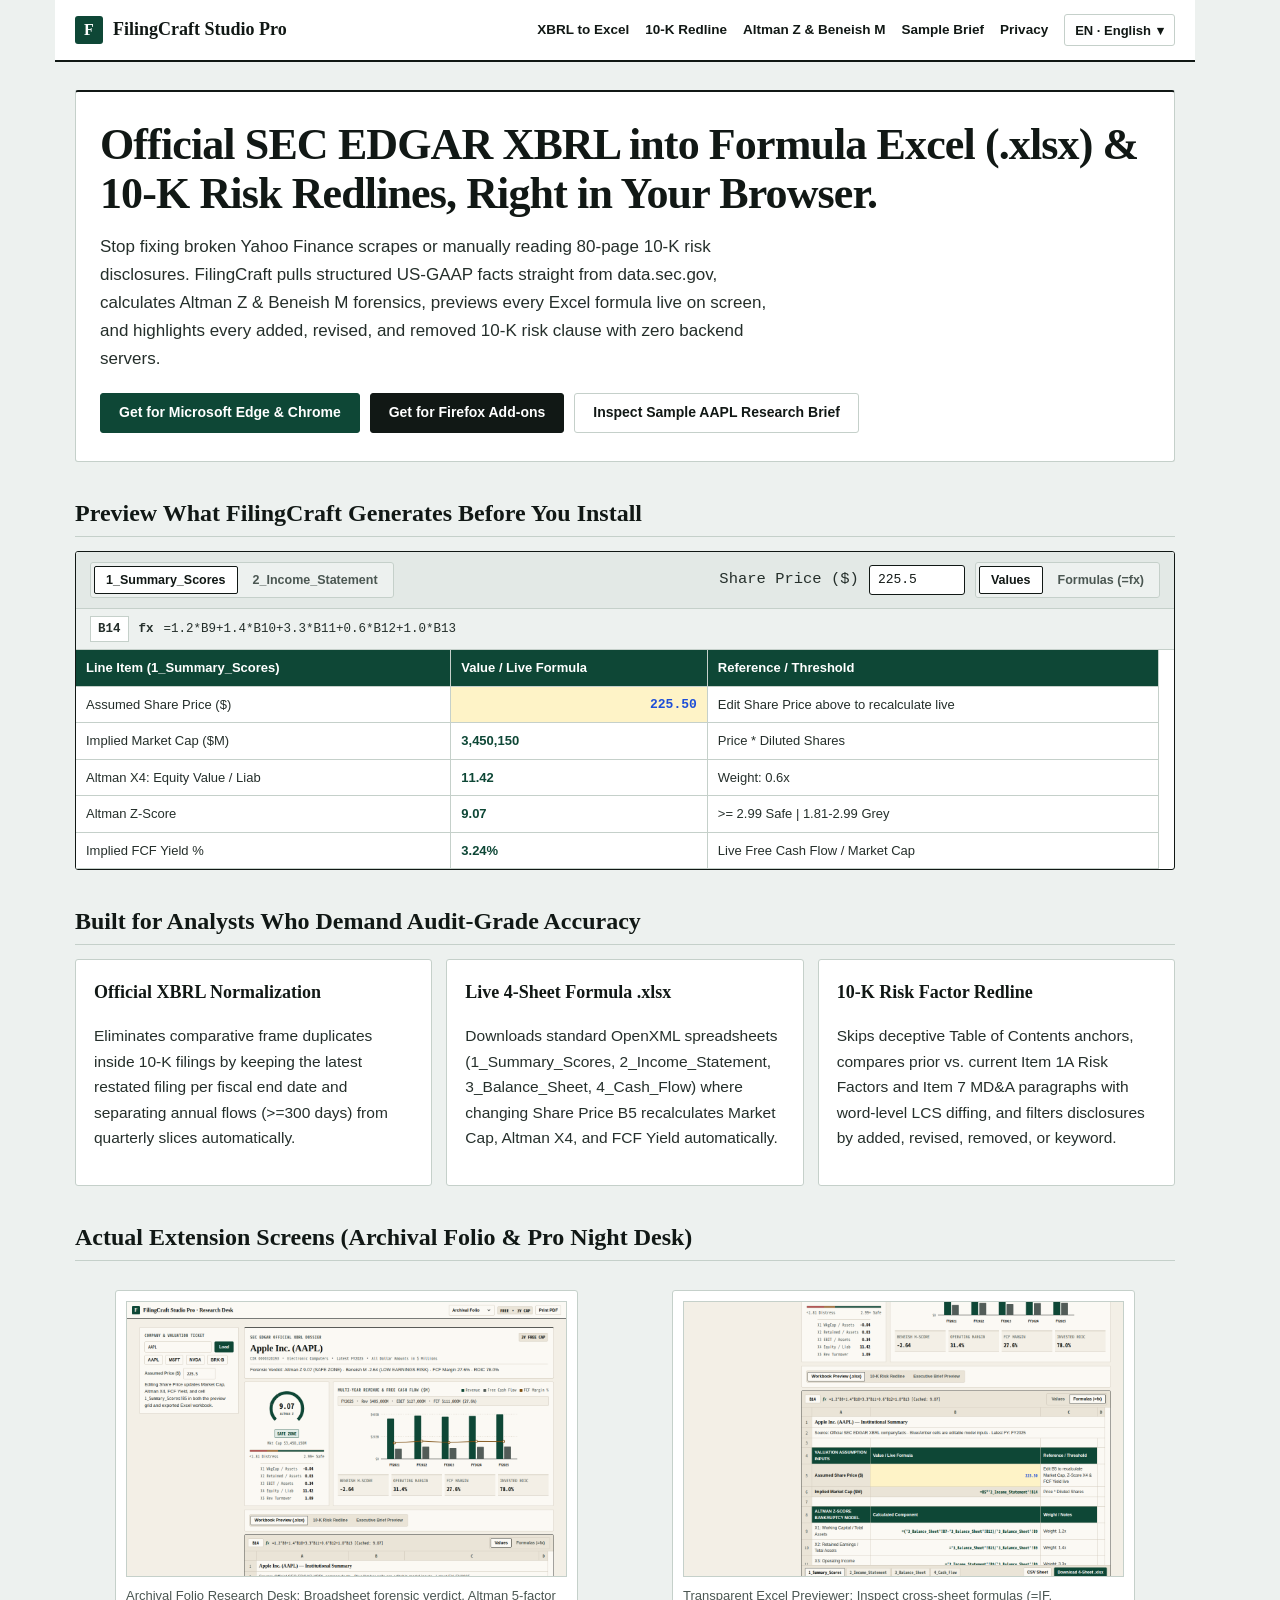
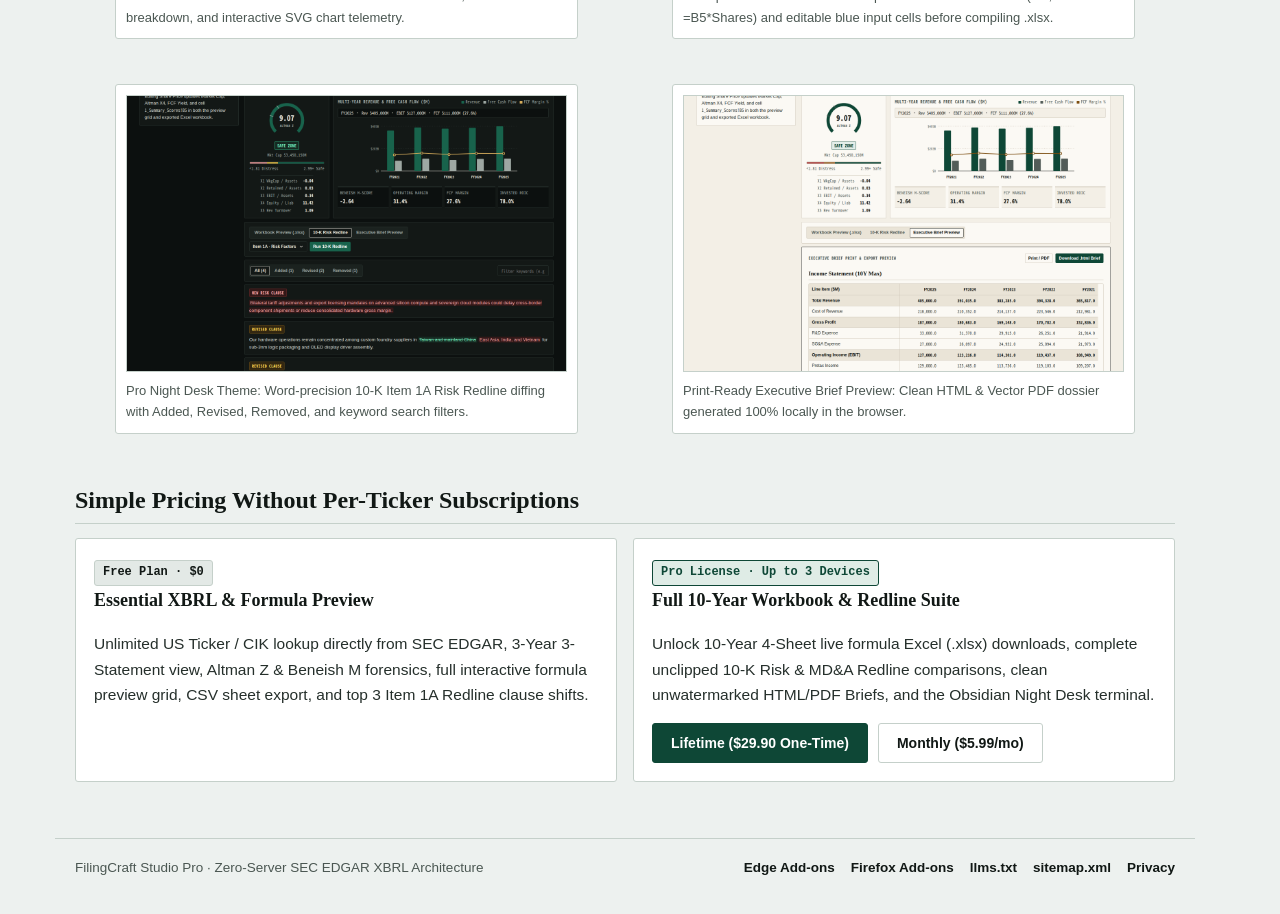
<file: index.html>
<!DOCTYPE html>
<html lang="en" data-type="software">
<head>
  <meta charset="utf-8" />
  <meta name="viewport" content="width=device-width,initial-scale=1.0" />
  <meta name="google-site-verification" content="4zUR4nkZMv16d5prI-cijpVlg1s1kQiPDKdigCU3Sx0" />
  <title>FilingCraft Studio Pro: Official SEC EDGAR XBRL Excel (.xlsx) &amp; 10-K Risk Redline Extension</title>
  <meta name="description" content="Pull official SEC EDGAR 10-K/10-Q XBRL statements directly inside Chrome, Edge, and Firefox. Preview live Excel formulas (=fx), calculate Altman Z-Score and Beneish M-Score, run 10-K Risk Factor Redline diffs, and download 4-sheet .xlsx models with zero servers." />
  <link rel="canonical" href="https://filingcraft-studio.pages.dev/" />
  <link rel="alternate" hreflang="en" href="https://filingcraft-studio.pages.dev/" />
  <link rel="alternate" hreflang="de" href="https://filingcraft-studio.pages.dev/de/" />
  <link rel="alternate" hreflang="x-default" href="https://filingcraft-studio.pages.dev/" />
  <meta property="og:type" content="website" />
  <meta property="og:title" content="FilingCraft Studio Pro: SEC EDGAR XBRL Excel Models &amp; 10-K Redline Diff" />
  <meta property="og:description" content="Zero-server MV3 browser extension for institutional SEC EDGAR XBRL Excel (.xlsx) modeling, Altman Z &amp; Beneish M forensics, and 10-K Risk Factor redlines." />
  <meta property="og:url" content="https://filingcraft-studio.pages.dev/" />
  <meta property="og:image" content="https://filingcraft-studio.pages.dev/assets/screenshot-1.png" />
  <meta name="twitter:card" content="summary_large_image" />
  <meta name="twitter:title" content="FilingCraft Studio Pro: SEC EDGAR XBRL Excel &amp; 10-K Risk Redline" />
  <meta name="twitter:description" content="Compile live cross-sheet Excel (.xlsx) models and 10-K Risk Factor Redline diffs directly from official SEC XBRL data." />
  <meta name="twitter:image" content="https://filingcraft-studio.pages.dev/assets/screenshot-1.png" />
  <link rel="icon" type="image/png" href="./assets/icon-128.png" />
  <link rel="stylesheet" href="./assets/style.css" />
  <script type="application/ld+json">
  {
    "@context": "https://schema.org",
    "@type": "SoftwareApplication",
    "name": "FilingCraft Studio Pro",
    "alternateName": "FilingCraft: SEC EDGAR XBRL Excel & 10-K Risk Redline",
    "applicationCategory": "FinanceApplication",
    "operatingSystem": "Windows, macOS, Linux (Microsoft Edge, Firefox, Google Chrome)",
    "url": "https://filingcraft-studio.pages.dev/",
    "downloadUrl": "https://microsoftedge.microsoft.com/addons/detail/kaoichafigghccijafmdpgjpmnjdlocm",
    "softwareVersion": "1.0.1",
    "featureList": [
      "Direct SEC EDGAR public API XBRL companyfacts normalization (zero web scraping errors)",
      "Live interactive 4-sheet Excel (.xlsx) workbook preview with Formulas (=fx) X-Ray mode",
      "Cross-sheet Excel formulas linking Share Price assumptions cleanly across Windows Excel, macOS Excel, and Apple Numbers",
      "Altman Z-Score 5-component bankruptcy forensics and Beneish 8-Factor M-Score accruals screening",
      "Year-over-year 10-K Item 1A Risk Factors & Item 7 MD&A Redline Diff with Table of Contents anchor skipping"
    ],
    "offers": [
      { "@type": "Offer", "price": "0.00", "priceCurrency": "USD", "name": "Free Edition (3-Year History & Live Preview)" },
      { "@type": "Offer", "price": "29.90", "priceCurrency": "USD", "name": "Pro Lifetime License", "url": "https://yujun57.gumroad.com/l/filingcraft-pro-lifetime" },
      { "@type": "Offer", "price": "5.99", "priceCurrency": "USD", "name": "Pro Monthly", "url": "https://yujun57.gumroad.com/l/filingcraft-pro-monthly" }
    ]
  }
  </script>
  <script type="application/ld+json">
  {
    "@context": "https://schema.org",
    "@type": "FAQPage",
    "mainEntity": [
      {
        "@type": "Question",
        "name": "How does FilingCraft prevent Yahoo Finance scraper mistakes and misaligned columns?",
        "acceptedAnswer": {
          "@type": "Answer",
          "text": "Instead of scraping third-party HTML tables, FilingCraft Studio Pro queries data.sec.gov/api/xbrl/companyfacts directly, deduplicates repeated comparative frames inside 10-K filings by fiscal endDate and latest filed restatement, filters out quarterly sub-300-day flow slices, and derives Gross Profit and Free Cash Flow cleanly."
        }
      },
      {
        "@type": "Question",
        "name": "Can I inspect the Excel formulas and sheets before downloading or upgrading?",
        "acceptedAnswer": {
          "@type": "Answer",
          "text": "Yes. FilingCraft includes a built-in Workbook Previewer rendered from the exact OpenXML model. Toggle Formulas (=fx) and click any cell to inspect live cross-sheet references and edit Assumed Share Price (B5) in real time before compiling your .xlsx file."
        }
      },
      {
        "@type": "Question",
        "name": "Does the exported Excel (.xlsx) workbook calculate cleanly across Windows Excel, macOS Excel, and Apple Numbers?",
        "acceptedAnswer": {
          "@type": "Answer",
          "text": "Yes. The pure-client OpenXML generator emits standard ECMA-376 spreadsheets using universal Excel functions (IF, ABS, arithmetic, cross-sheet references) without modern _xlfn. prefixes or macros, verified across strict OpenXML parsers and headless spreadsheet recalculation."
        }
      }
    ]
  }
  </script>
</head>
<body>
  <nav class="nav" aria-label="Primary Navigation">
    <a class="brand" href="/">
      <span class="mark" aria-hidden="true">F</span>
      <span>FilingCraft Studio Pro</span>
    </a>
    <div class="nav-links">
      <a href="/sec-edgar-xbrl-excel/" data-site-i18n="navExcel">XBRL to Excel</a>
      <a href="/10k-risk-factor-redline/" data-site-i18n="navRedline">10-K Redline</a>
      <a href="/altman-z-beneish-m-calculator/" data-site-i18n="navAltman">Altman Z &amp; Beneish M</a>
      <a href="/showcase/aapl-10k-research-brief.html" data-site-i18n="navBrief">Sample Brief</a>
      <a href="/privacy/" data-site-i18n="navPrivacy">Privacy</a>
      <div id="fc-site-lang"></div>
    </div>
  </nav>

  <main class="wrap">
    <header class="hero">
      <h1 data-site-i18n="heroTitle">Official SEC EDGAR XBRL into Formula Excel (.xlsx) &amp; 10-K Risk Redlines, Right in Your Browser.</h1>
      <p class="lead" data-site-i18n="heroLead">Stop fixing broken Yahoo Finance scrapes or manually reading 80-page 10-K risk disclosures. FilingCraft pulls structured US-GAAP facts straight from data.sec.gov, calculates Altman Z &amp; Beneish M forensics, previews every Excel formula live on screen, and highlights every added, revised, and removed 10-K risk clause with zero backend servers.</p>
      <div class="cta-row">
        <a id="store-edge-cta" class="btn btn-primary" href="https://microsoftedge.microsoft.com/addons/detail/kaoichafigghccijafmdpgjpmnjdlocm" target="_blank" rel="noopener" data-site-i18n="ctaEdge">Get for Microsoft Edge &amp; Chrome</a>
        <a id="store-firefox-cta" class="btn btn-ink" href="https://addons.mozilla.org/en-US/firefox/addon/filingcraft-studio-pro/" target="_blank" rel="noopener" data-site-i18n="ctaFirefox">Get for Firefox Add-ons</a>
        <a class="btn" href="/showcase/aapl-10k-research-brief.html" target="_blank" rel="noopener" data-site-i18n="ctaBrief">Inspect Sample AAPL Research Brief</a>
      </div>
    </header>

    <section class="section" aria-label="Interactive Formula Preview Sandbox">
      <h2 data-site-i18n="sandboxH2">Preview What FilingCraft Generates Before You Install</h2>
      <div class="sandbox-shell">
        <div class="sandbox-bar">
          <div class="seg-tabs">
            <button type="button" class="seg-tab is-active" data-demo-sheet="0">1_Summary_Scores</button>
            <button type="button" class="seg-tab" data-demo-sheet="1">2_Income_Statement</button>
          </div>
          <div class="cta-row">
            <label for="fc-demo-price" class="mono" data-site-i18n="priceLabel">Share Price ($)</label>
            <input id="fc-demo-price" class="price-input" type="number" step="0.5" min="0" value="225.5" />
            <div class="seg-tabs">
              <button type="button" class="seg-tab is-active" data-demo-mode="values" data-site-i18n="modeValues">Values</button>
              <button type="button" class="seg-tab" data-demo-mode="formulas" data-site-i18n="modeFormulas">Formulas (=fx)</button>
            </div>
          </div>
        </div>
        <div class="fx-bar">
          <span id="fc-demo-ref" class="fx-ref">B14</span>
          <strong>fx</strong>
          <span id="fc-demo-fx">=1.2*B9+1.4*B10+3.3*B11+0.6*B12+1.0*B13</span>
        </div>
        <div class="table-scroll">
          <table class="xl-table">
            <thead id="fc-demo-thead"></thead>
            <tbody id="fc-demo-tbody"></tbody>
          </table>
        </div>
      </div>
    </section>

    <section class="section" aria-label="Core Capabilities">
      <h2 data-site-i18n="capH2">Built for Analysts Who Demand Audit-Grade Accuracy</h2>
      <div class="grid-3">
        <article class="card">
          <h3 data-site-i18n="cap1T">Official XBRL Normalization</h3>
          <p data-site-i18n="cap1B">Eliminates comparative frame duplicates inside 10-K filings by keeping the latest restated filing per fiscal end date and separating annual flows (&gt;=300 days) from quarterly slices automatically.</p>
        </article>
        <article class="card">
          <h3 data-site-i18n="cap2T">Live 4-Sheet Formula .xlsx</h3>
          <p data-site-i18n="cap2B">Downloads standard OpenXML spreadsheets (1_Summary_Scores, 2_Income_Statement, 3_Balance_Sheet, 4_Cash_Flow) where changing Share Price B5 recalculates Market Cap, Altman X4, and FCF Yield automatically.</p>
        </article>
        <article class="card">
          <h3 data-site-i18n="cap3T">10-K Risk Factor Redline</h3>
          <p data-site-i18n="cap3B">Skips deceptive Table of Contents anchors, compares prior vs. current Item 1A Risk Factors and Item 7 MD&amp;A paragraphs with word-level LCS diffing, and filters disclosures by added, revised, removed, or keyword.</p>
        </article>
      </div>
    </section>

    <section class="section" aria-label="Extension Screenshots">
      <h2 data-site-i18n="shotsH2">Actual Extension Screens (Archival Folio &amp; Pro Night Desk)</h2>
      <div class="shot-grid">
        <figure class="shot-card">
          <button type="button" class="shot-trigger" aria-label="Zoom preview: Archival Folio Research Desk">
            <img src="./assets/screenshot-1.png" width="1280" height="800" alt="FilingCraft Studio Pro Broadsheet Masthead, Altman Z Spectrum, and Multi-Year Revenue Chart" loading="lazy" />
          </button>
          <figcaption>Archival Folio Research Desk: Broadsheet forensic verdict, Altman 5-factor breakdown, and interactive SVG chart telemetry.</figcaption>
        </figure>
        <figure class="shot-card">
          <button type="button" class="shot-trigger" aria-label="Zoom preview: Interactive Workbook Formulas (=fx)">
            <img src="./assets/screenshot-2.png" width="1280" height="800" alt="Interactive Workbook Preview showing Formulas (=fx) mode and Blue Share Price Input cell" loading="lazy" />
          </button>
          <figcaption>Transparent Excel Previewer: Inspect cross-sheet formulas (=IF, =B5*Shares) and editable blue input cells before compiling .xlsx.</figcaption>
        </figure>
        <figure class="shot-card">
          <button type="button" class="shot-trigger" aria-label="Zoom preview: Night Desk 10-K Risk Redline">
            <img src="./assets/screenshot-3.png" width="1280" height="800" alt="Night Desk Obsidian Dark Theme showing 10-K Risk Factor Redline Diff and keyword filtering" loading="lazy" />
          </button>
          <figcaption>Pro Night Desk Theme: Word-precision 10-K Item 1A Risk Redline diffing with Added, Revised, Removed, and keyword search filters.</figcaption>
        </figure>
        <figure class="shot-card">
          <button type="button" class="shot-trigger" aria-label="Zoom preview: Print-Ready Executive Research Brief">
            <img src="./assets/screenshot-4.png" width="1280" height="800" alt="FilingCraft Studio Pro Printable Executive Research Brief Preview" loading="lazy" />
          </button>
          <figcaption>Print-Ready Executive Brief Preview: Clean HTML &amp; Vector PDF dossier generated 100% locally in the browser.</figcaption>
        </figure>
      </div>
    </section>

    <section id="pricing" class="section" aria-label="Pricing Tiers">
      <h2 data-site-i18n="pricingH2">Simple Pricing Without Per-Ticker Subscriptions</h2>
      <div class="grid-2">
        <article class="card">
          <span class="badge" data-site-i18n="freeBadge">Free Plan · $0</span>
          <h3 data-site-i18n="freeTitle">Essential XBRL &amp; Formula Preview</h3>
          <p data-site-i18n="freeDesc">Unlimited US Ticker / CIK lookup directly from SEC EDGAR, 3-Year 3-Statement view, Altman Z &amp; Beneish M forensics, full interactive formula preview grid, CSV sheet export, and top 3 Item 1A Redline clause shifts.</p>
        </article>
        <article class="card">
          <span class="badge badge-good" data-site-i18n="proBadge">Pro License · Up to 3 Devices</span>
          <h3 data-site-i18n="proTitle">Full 10-Year Workbook &amp; Redline Suite</h3>
          <p data-site-i18n="proDesc">Unlock 10-Year 4-Sheet live formula Excel (.xlsx) downloads, complete unclipped 10-K Risk &amp; MD&amp;A Redline comparisons, clean unwatermarked HTML/PDF Briefs, and the Obsidian Night Desk terminal.</p>
          <div class="cta-row">
            <a class="btn btn-primary" href="https://yujun57.gumroad.com/l/filingcraft-pro-lifetime" target="_blank" rel="noopener" data-site-i18n="btnLifetime">Lifetime ($29.90 One-Time)</a>
            <a class="btn" href="https://yujun57.gumroad.com/l/filingcraft-pro-monthly" target="_blank" rel="noopener" data-site-i18n="btnMonthly">Monthly ($5.99/mo)</a>
          </div>
        </article>
      </div>
    </section>
  </main>

  <footer class="footer">
    <span>FilingCraft Studio Pro · Zero-Server SEC EDGAR XBRL Architecture</span>
    <div class="nav-links">
      <a href="https://microsoftedge.microsoft.com/addons/detail/kaoichafigghccijafmdpgjpmnjdlocm" target="_blank" rel="noopener">Edge Add-ons</a>
      <a href="https://addons.mozilla.org/en-US/firefox/addon/filingcraft-studio-pro/" target="_blank" rel="noopener">Firefox Add-ons</a>
      <a href="/llms.txt">llms.txt</a>
      <a href="/sitemap.xml">sitemap.xml</a>
      <a href="/privacy/" data-site-i18n="navPrivacy">Privacy Policy</a>
    </div>
  </footer>

  <div id="fc-lightbox" class="lightbox-backdrop" role="dialog" aria-modal="true" aria-label="Enlarged Extension Screenshot Preview" hidden>
    <div class="lightbox-dialog">
      <div class="lightbox-head">
        <span id="fc-lb-counter" class="badge">1 / 4</span>
        <div class="cta-row">
          <button type="button" id="fc-lb-prev" class="btn btn-sm">&larr; Prev</button>
          <button type="button" id="fc-lb-next" class="btn btn-sm">Next &rarr;</button>
          <button type="button" id="fc-lb-close" class="btn btn-ink btn-sm">Close (Esc)</button>
        </div>
      </div>
      <div class="lightbox-stage">
        <img id="fc-lb-img" src="./assets/screenshot-1.png" alt="Enlarged extension preview" />
      </div>
      <p id="fc-lb-cap" class="lightbox-caption"></p>
    </div>
  </div>

  <script src="./assets/i18n-site.js"></script>
  <script src="./assets/demo.js"></script>
</body>
</html>
</file>
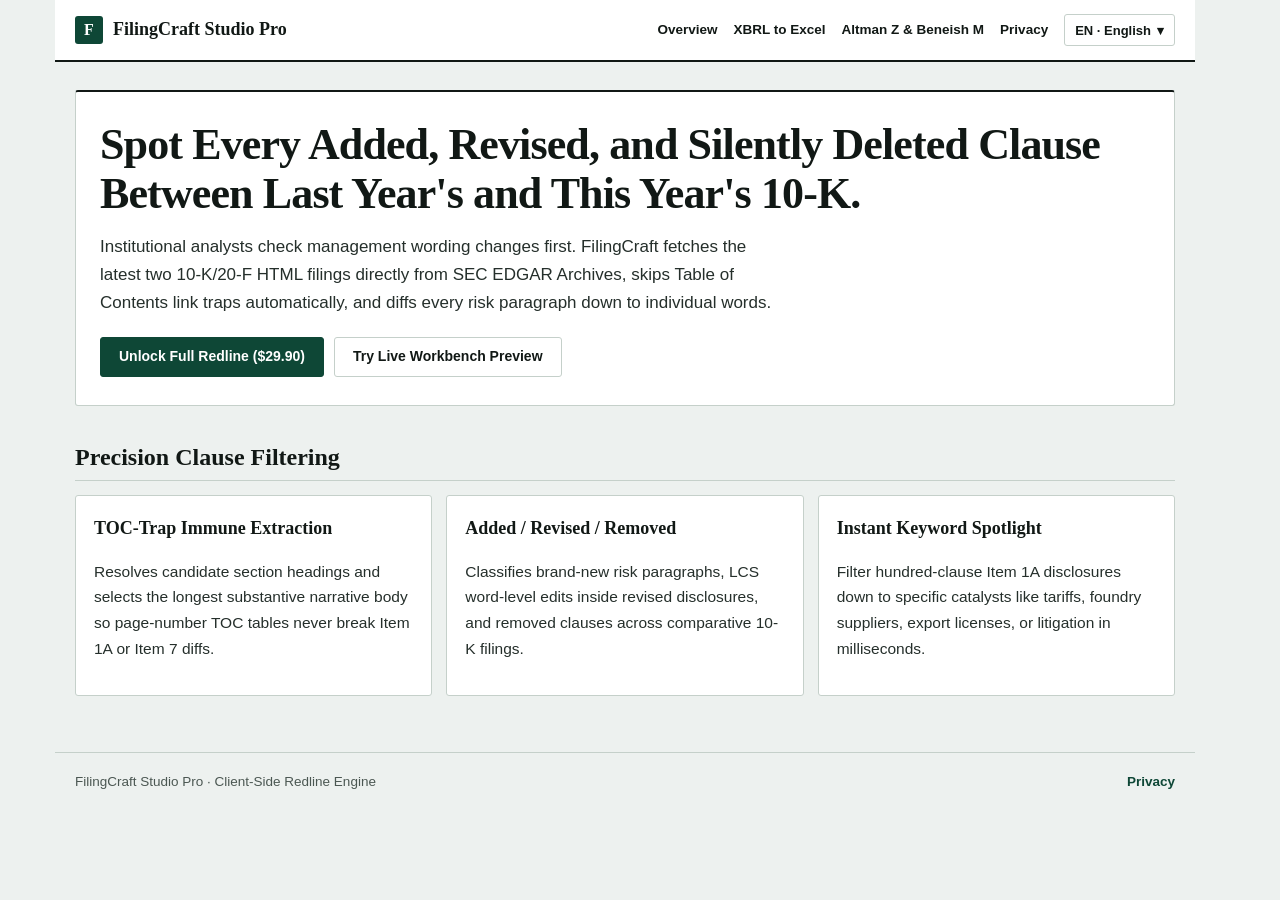
<file: 10k-risk-factor-redline/index.html>
<!DOCTYPE html>
<html lang="en">
<head>
  <meta charset="utf-8" />
  <meta name="viewport" content="width=device-width,initial-scale=1.0" />
  <title>SEC 10-K Risk Factor (Item 1A) &amp; MD&amp;A Redline Diff Tool | FilingCraft Studio Pro</title>
  <meta name="description" content="Automatically compare year-over-year SEC Form 10-K Item 1A Risk Factors and Item 7 MD&amp;A disclosures at word precision inside your browser without uploading filings." />
  <link rel="canonical" href="https://filingcraft-studio.pages.dev/10k-risk-factor-redline/" />
  <link rel="icon" type="image/png" href="../assets/icon-128.png" />
  <link rel="stylesheet" href="../assets/style.css" />
</head>
<body>
  <nav class="nav">
    <a class="brand" href="/"><span class="mark" aria-hidden="true">F</span><span>FilingCraft Studio Pro</span></a>
    <div class="nav-links">
      <a href="/" data-site-i18n="navOverview">Overview</a>
      <a href="/sec-edgar-xbrl-excel/" data-site-i18n="navExcel">XBRL to Excel</a>
      <a href="/altman-z-beneish-m-calculator/" data-site-i18n="navAltman">Altman Z &amp; Beneish M</a>
      <a href="/privacy/" data-site-i18n="navPrivacy">Privacy</a>
      <div id="fc-site-lang"></div>
    </div>
  </nav>
  <main class="wrap">
    <header class="hero">
      <h1 data-site-i18n="subRedlineH1">Spot Every Added, Revised, and Silently Deleted Clause Between Last Year's and This Year's 10-K.</h1>
      <p class="lead">Institutional analysts check management wording changes first. FilingCraft fetches the latest two 10-K/20-F HTML filings directly from SEC EDGAR Archives, skips Table of Contents link traps automatically, and diffs every risk paragraph down to individual words.</p>
      <div class="cta-row">
        <a class="btn btn-primary" href="https://yujun57.gumroad.com/l/filingcraft-pro-lifetime" target="_blank" rel="noopener">Unlock Full Redline ($29.90)</a>
        <a class="btn" href="/">Try Live Workbench Preview</a>
      </div>
    </header>
    <section class="section">
      <h2>Precision Clause Filtering</h2>
      <div class="grid-3">
        <article class="card">
          <h3>TOC-Trap Immune Extraction</h3>
          <p>Resolves candidate section headings and selects the longest substantive narrative body so page-number TOC tables never break Item 1A or Item 7 diffs.</p>
        </article>
        <article class="card">
          <h3>Added / Revised / Removed</h3>
          <p>Classifies brand-new risk paragraphs, LCS word-level edits inside revised disclosures, and removed clauses across comparative 10-K filings.</p>
        </article>
        <article class="card">
          <h3>Instant Keyword Spotlight</h3>
          <p>Filter hundred-clause Item 1A disclosures down to specific catalysts like tariffs, foundry suppliers, export licenses, or litigation in milliseconds.</p>
        </article>
      </div>
    </section>
  </main>
  <footer class="footer">
    <span>FilingCraft Studio Pro · Client-Side Redline Engine</span>
    <a href="/privacy/" data-site-i18n="navPrivacy">Privacy Policy</a>
  </footer>
  <script src="../assets/i18n-site.js"></script>
</body>
</html>
</file>
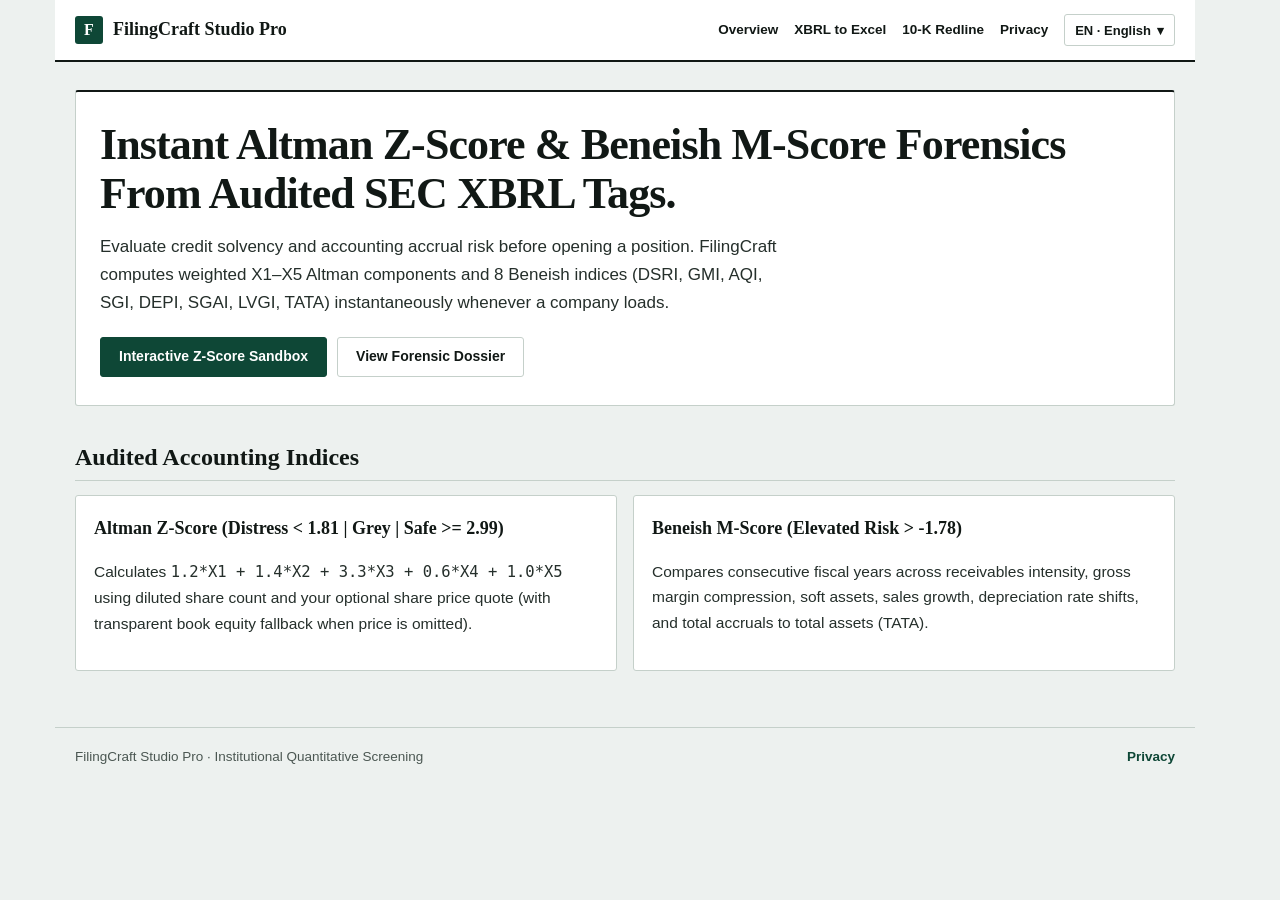
<file: altman-z-beneish-m-calculator/index.html>
<!DOCTYPE html>
<html lang="en">
<head>
  <meta charset="utf-8" />
  <meta name="viewport" content="width=device-width,initial-scale=1.0" />
  <title>Altman Z-Score &amp; Beneish 8-Factor M-Score Calculator for SEC Filings | FilingCraft Studio Pro</title>
  <meta name="description" content="Compute Altman Z-Score distress buffers and Beneish 8-variable M-Score earnings manipulation flags automatically from SEC EDGAR XBRL 10-K filings." />
  <link rel="canonical" href="https://filingcraft-studio.pages.dev/altman-z-beneish-m-calculator/" />
  <link rel="icon" type="image/png" href="../assets/icon-128.png" />
  <link rel="stylesheet" href="../assets/style.css" />
</head>
<body>
  <nav class="nav">
    <a class="brand" href="/"><span class="mark" aria-hidden="true">F</span><span>FilingCraft Studio Pro</span></a>
    <div class="nav-links">
      <a href="/" data-site-i18n="navOverview">Overview</a>
      <a href="/sec-edgar-xbrl-excel/" data-site-i18n="navExcel">XBRL to Excel</a>
      <a href="/10k-risk-factor-redline/" data-site-i18n="navRedline">10-K Redline</a>
      <a href="/privacy/" data-site-i18n="navPrivacy">Privacy</a>
      <div id="fc-site-lang"></div>
    </div>
  </nav>
  <main class="wrap">
    <header class="hero">
      <h1 data-site-i18n="subAltmanH1">Instant Altman Z-Score &amp; Beneish M-Score Forensics From Audited SEC XBRL Tags.</h1>
      <p class="lead">Evaluate credit solvency and accounting accrual risk before opening a position. FilingCraft computes weighted X1–X5 Altman components and 8 Beneish indices (DSRI, GMI, AQI, SGI, DEPI, SGAI, LVGI, TATA) instantaneously whenever a company loads.</p>
      <div class="cta-row">
        <a class="btn btn-primary" href="/">Interactive Z-Score Sandbox</a>
        <a class="btn" href="/showcase/aapl-10k-research-brief.html" target="_blank" rel="noopener">View Forensic Dossier</a>
      </div>
    </header>
    <section class="section">
      <h2>Audited Accounting Indices</h2>
      <div class="grid-2">
        <article class="card">
          <h3>Altman Z-Score (Distress &lt; 1.81 | Grey | Safe &gt;= 2.99)</h3>
          <p>Calculates <code>1.2*X1 + 1.4*X2 + 3.3*X3 + 0.6*X4 + 1.0*X5</code> using diluted share count and your optional share price quote (with transparent book equity fallback when price is omitted).</p>
        </article>
        <article class="card">
          <h3>Beneish M-Score (Elevated Risk &gt; -1.78)</h3>
          <p>Compares consecutive fiscal years across receivables intensity, gross margin compression, soft assets, sales growth, depreciation rate shifts, and total accruals to total assets (TATA).</p>
        </article>
      </div>
    </section>
  </main>
  <footer class="footer">
    <span>FilingCraft Studio Pro · Institutional Quantitative Screening</span>
    <a href="/privacy/" data-site-i18n="navPrivacy">Privacy Policy</a>
  </footer>
  <script src="../assets/i18n-site.js"></script>
</body>
</html>
</file>
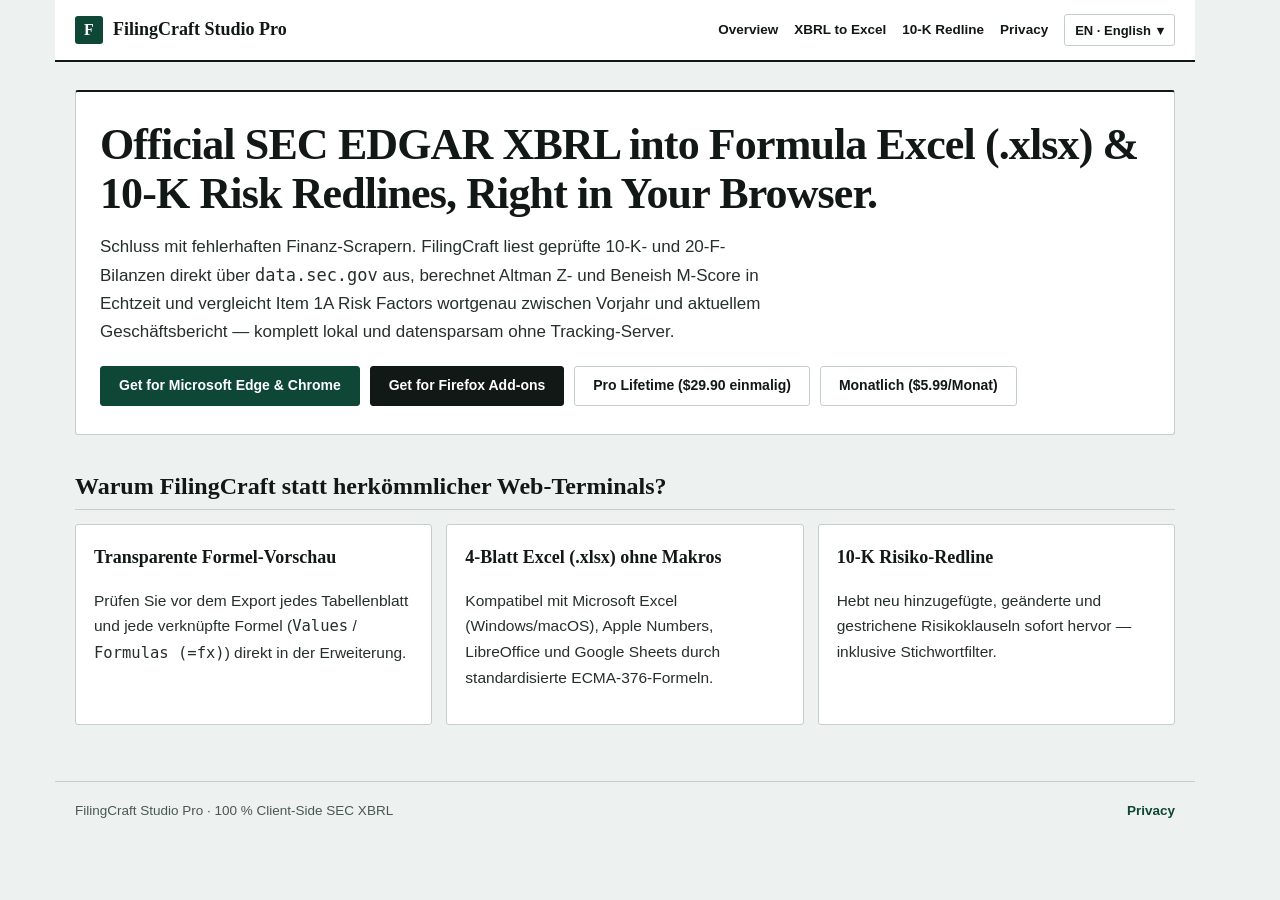
<file: de/index.html>
<!DOCTYPE html>
<html lang="de">
<head>
  <meta charset="utf-8" />
  <meta name="viewport" content="width=device-width,initial-scale=1.0" />
  <title>FilingCraft Studio Pro: SEC EDGAR XBRL in Formel-Excel (.xlsx) &amp; 10-K Risiko-Redline</title>
  <meta name="description" content="Offizielle US-SEC-EDGAR-XBRL-Berichte direkt im Browser als 4-Blatt Formel-Excel (.xlsx), Altman Z-Score, Beneish M-Score und 10-K Risiko-Redline auswerten — 100 % ohne Backend." />
  <link rel="canonical" href="https://filingcraft-studio.pages.dev/de/" />
  <link rel="alternate" hreflang="en" href="https://filingcraft-studio.pages.dev/" />
  <link rel="alternate" hreflang="de" href="https://filingcraft-studio.pages.dev/de/" />
  <link rel="icon" type="image/png" href="../assets/icon-128.png" />
  <link rel="stylesheet" href="../assets/style.css" />
</head>
<body>
  <nav class="nav">
    <a class="brand" href="/de/"><span class="mark" aria-hidden="true">F</span><span>FilingCraft Studio Pro</span></a>
    <div class="nav-links">
      <a href="/" data-site-i18n="navOverview">Overview</a>
      <a href="/sec-edgar-xbrl-excel/" data-site-i18n="navExcel">Excel-Export</a>
      <a href="/10k-risk-factor-redline/" data-site-i18n="navRedline">10-K Redline</a>
      <a href="/privacy/" data-site-i18n="navPrivacy">Datenschutz</a>
      <div id="fc-site-lang"></div>
    </div>
  </nav>
  <main class="wrap">
    <header class="hero">
      <h1 data-site-i18n="heroTitle">Offizielle US-Börsendaten (SEC XBRL) direkt als Live-Formel-Excel &amp; Risiko-Redline im Browser.</h1>
      <p class="lead">Schluss mit fehlerhaften Finanz-Scrapern. FilingCraft liest geprüfte 10-K- und 20-F-Bilanzen direkt über <code>data.sec.gov</code> aus, berechnet Altman Z- und Beneish M-Score in Echtzeit und vergleicht Item 1A Risk Factors wortgenau zwischen Vorjahr und aktuellem Geschäftsbericht — komplett lokal und datensparsam ohne Tracking-Server.</p>
      <div class="cta-row">
        <a class="btn btn-primary" href="https://microsoftedge.microsoft.com/addons/detail/kaoichafigghccijafmdpgjpmnjdlocm" target="_blank" rel="noopener" data-site-i18n="ctaEdge">Für Microsoft Edge &amp; Chrome</a>
        <a class="btn btn-ink" href="https://addons.mozilla.org/en-US/firefox/addon/filingcraft-studio-pro/" target="_blank" rel="noopener" data-site-i18n="ctaFirefox">Für Firefox Add-ons</a>
        <a class="btn" href="https://yujun57.gumroad.com/l/filingcraft-pro-lifetime" target="_blank" rel="noopener">Pro Lifetime ($29.90 einmalig)</a>
        <a class="btn" href="https://yujun57.gumroad.com/l/filingcraft-pro-monthly" target="_blank" rel="noopener">Monatlich ($5.99/Monat)</a>
      </div>
    </header>
    <section class="section">
      <h2>Warum FilingCraft statt herkömmlicher Web-Terminals?</h2>
      <div class="grid-3">
        <article class="card">
          <h3>Transparente Formel-Vorschau</h3>
          <p>Prüfen Sie vor dem Export jedes Tabellenblatt und jede verknüpfte Formel (<code>Values</code> / <code>Formulas (=fx)</code>) direkt in der Erweiterung.</p>
        </article>
        <article class="card">
          <h3>4-Blatt Excel (.xlsx) ohne Makros</h3>
          <p>Kompatibel mit Microsoft Excel (Windows/macOS), Apple Numbers, LibreOffice und Google Sheets durch standardisierte ECMA-376-Formeln.</p>
        </article>
        <article class="card">
          <h3>10-K Risiko-Redline</h3>
          <p>Hebt neu hinzugefügte, geänderte und gestrichene Risikoklauseln sofort hervor — inklusive Stichwortfilter.</p>
        </article>
      </div>
    </section>
  </main>
  <footer class="footer">
    <span>FilingCraft Studio Pro · 100 % Client-Side SEC XBRL</span>
    <a href="/privacy/" data-site-i18n="navPrivacy">Datenschutzerklärung</a>
  </footer>
  <script src="../assets/i18n-site.js"></script>
</body>
</html>
</file>
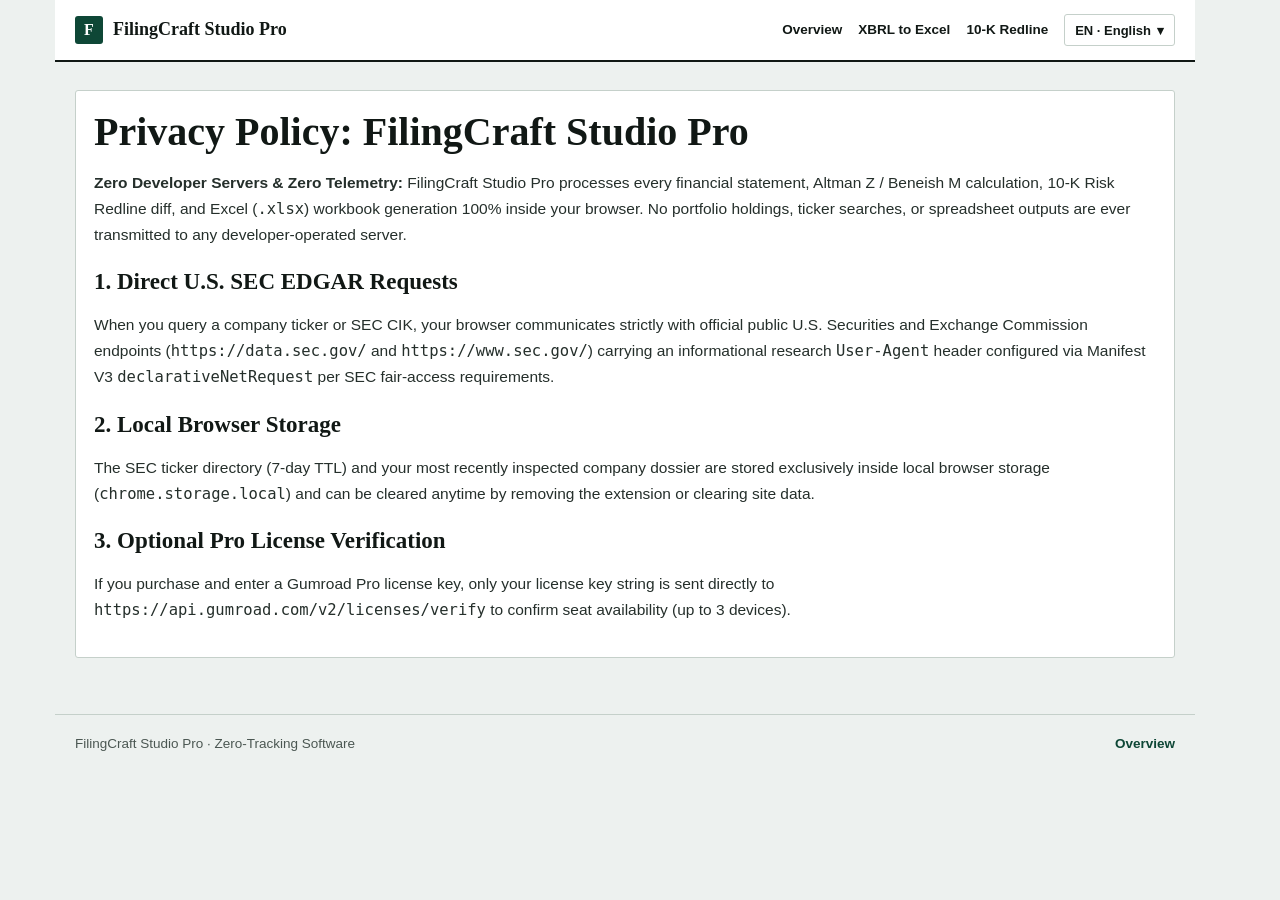
<file: privacy/index.html>
<!DOCTYPE html>
<html lang="en">
<head>
  <meta charset="utf-8" />
  <meta name="viewport" content="width=device-width,initial-scale=1.0" />
  <title>Privacy Policy | FilingCraft Studio Pro</title>
  <meta name="description" content="FilingCraft Studio Pro runs 100% locally in your browser with zero developer servers, zero telemetry scripts, and direct SEC EDGAR XBRL requests." />
  <link rel="canonical" href="https://filingcraft-studio.pages.dev/privacy/" />
  <link rel="icon" type="image/png" href="../assets/icon-128.png" />
  <link rel="stylesheet" href="../assets/style.css" />
</head>
<body>
  <nav class="nav">
    <a class="brand" href="/"><span class="mark" aria-hidden="true">F</span><span>FilingCraft Studio Pro</span></a>
    <div class="nav-links">
      <a href="/" data-site-i18n="navOverview">Home</a>
      <a href="/sec-edgar-xbrl-excel/" data-site-i18n="navExcel">XBRL to Excel</a>
      <a href="/10k-risk-factor-redline/" data-site-i18n="navRedline">10-K Redline</a>
      <div id="fc-site-lang"></div>
    </div>
  </nav>
  <main class="wrap">
    <article class="card">
      <h1 data-site-i18n="privacyH1">Privacy Policy: FilingCraft Studio Pro</h1>
      <p><strong>Zero Developer Servers &amp; Zero Telemetry:</strong> FilingCraft Studio Pro processes every financial statement, Altman Z / Beneish M calculation, 10-K Risk Redline diff, and Excel (<code>.xlsx</code>) workbook generation 100% inside your browser. No portfolio holdings, ticker searches, or spreadsheet outputs are ever transmitted to any developer-operated server.</p>
      <h2>1. Direct U.S. SEC EDGAR Requests</h2>
      <p>When you query a company ticker or SEC CIK, your browser communicates strictly with official public U.S. Securities and Exchange Commission endpoints (<code>https://data.sec.gov/</code> and <code>https://www.sec.gov/</code>) carrying an informational research <code>User-Agent</code> header configured via Manifest V3 <code>declarativeNetRequest</code> per SEC fair-access requirements.</p>
      <h2>2. Local Browser Storage</h2>
      <p>The SEC ticker directory (7-day TTL) and your most recently inspected company dossier are stored exclusively inside local browser storage (<code>chrome.storage.local</code>) and can be cleared anytime by removing the extension or clearing site data.</p>
      <h2>3. Optional Pro License Verification</h2>
      <p>If you purchase and enter a Gumroad Pro license key, only your license key string is sent directly to <code>https://api.gumroad.com/v2/licenses/verify</code> to confirm seat availability (up to 3 devices).</p>
    </article>
  </main>
  <footer class="footer">
    <span>FilingCraft Studio Pro · Zero-Tracking Software</span>
    <a href="/" data-site-i18n="navOverview">Back to Home</a>
  </footer>
  <script src="../assets/i18n-site.js"></script>
</body>
</html>
</file>
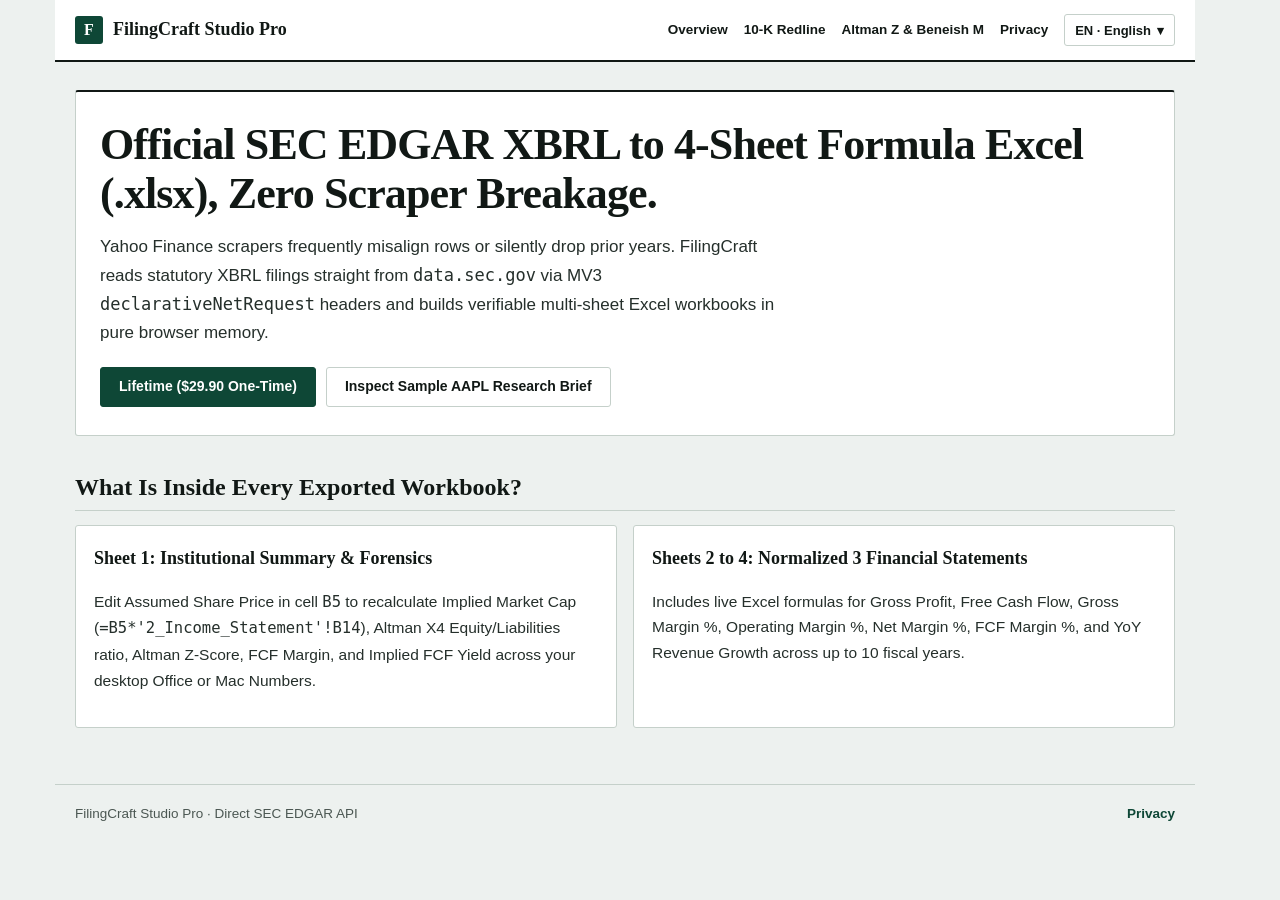
<file: sec-edgar-xbrl-excel/index.html>
<!DOCTYPE html>
<html lang="en">
<head>
  <meta charset="utf-8" />
  <meta name="viewport" content="width=device-width,initial-scale=1.0" />
  <title>SEC EDGAR 10-K XBRL to Formula Excel (.xlsx) Converter | FilingCraft Studio Pro</title>
  <meta name="description" content="Convert official US SEC EDGAR companyfacts JSON into clean, multi-year, live cross-sheet formula Excel (.xlsx) workbooks containing Income Statement, Balance Sheet, Cash Flow, Altman Z, and Beneish M." />
  <link rel="canonical" href="https://filingcraft-studio.pages.dev/sec-edgar-xbrl-excel/" />
  <link rel="icon" type="image/png" href="../assets/icon-128.png" />
  <link rel="stylesheet" href="../assets/style.css" />
</head>
<body>
  <nav class="nav">
    <a class="brand" href="/"><span class="mark" aria-hidden="true">F</span><span>FilingCraft Studio Pro</span></a>
    <div class="nav-links">
      <a href="/" data-site-i18n="navOverview">Overview</a>
      <a href="/10k-risk-factor-redline/" data-site-i18n="navRedline">10-K Redline</a>
      <a href="/altman-z-beneish-m-calculator/" data-site-i18n="navAltman">Altman Z &amp; Beneish M</a>
      <a href="/privacy/" data-site-i18n="navPrivacy">Privacy</a>
      <div id="fc-site-lang"></div>
    </div>
  </nav>
  <main class="wrap">
    <header class="hero">
      <h1 data-site-i18n="subExcelH1">Official SEC EDGAR XBRL to 4-Sheet Formula Excel (.xlsx), Zero Scraper Breakage.</h1>
      <p class="lead">Yahoo Finance scrapers frequently misalign rows or silently drop prior years. FilingCraft reads statutory XBRL filings straight from <code>data.sec.gov</code> via MV3 <code>declarativeNetRequest</code> headers and builds verifiable multi-sheet Excel workbooks in pure browser memory.</p>
      <div class="cta-row">
        <a class="btn btn-primary" href="/#pricing" data-site-i18n="btnLifetime">Get FilingCraft Pro ($29.90 Lifetime)</a>
        <a class="btn" href="/showcase/aapl-10k-research-brief.html" target="_blank" rel="noopener" data-site-i18n="ctaBrief">Open Sample AAPL Dossier</a>
      </div>
    </header>
    <section class="section">
      <h2>What Is Inside Every Exported Workbook?</h2>
      <div class="grid-2">
        <article class="card">
          <h3>Sheet 1: Institutional Summary &amp; Forensics</h3>
          <p>Edit Assumed Share Price in cell <code>B5</code> to recalculate Implied Market Cap (<code>=B5*'2_Income_Statement'!B14</code>), Altman X4 Equity/Liabilities ratio, Altman Z-Score, FCF Margin, and Implied FCF Yield across your desktop Office or Mac Numbers.</p>
        </article>
        <article class="card">
          <h3>Sheets 2 to 4: Normalized 3 Financial Statements</h3>
          <p>Includes live Excel formulas for Gross Profit, Free Cash Flow, Gross Margin %, Operating Margin %, Net Margin %, FCF Margin %, and YoY Revenue Growth across up to 10 fiscal years.</p>
        </article>
      </div>
    </section>
  </main>
  <footer class="footer">
    <span>FilingCraft Studio Pro · Direct SEC EDGAR API</span>
    <a href="/privacy/" data-site-i18n="navPrivacy">Privacy Policy</a>
  </footer>
  <script src="../assets/i18n-site.js"></script>
</body>
</html>
</file>
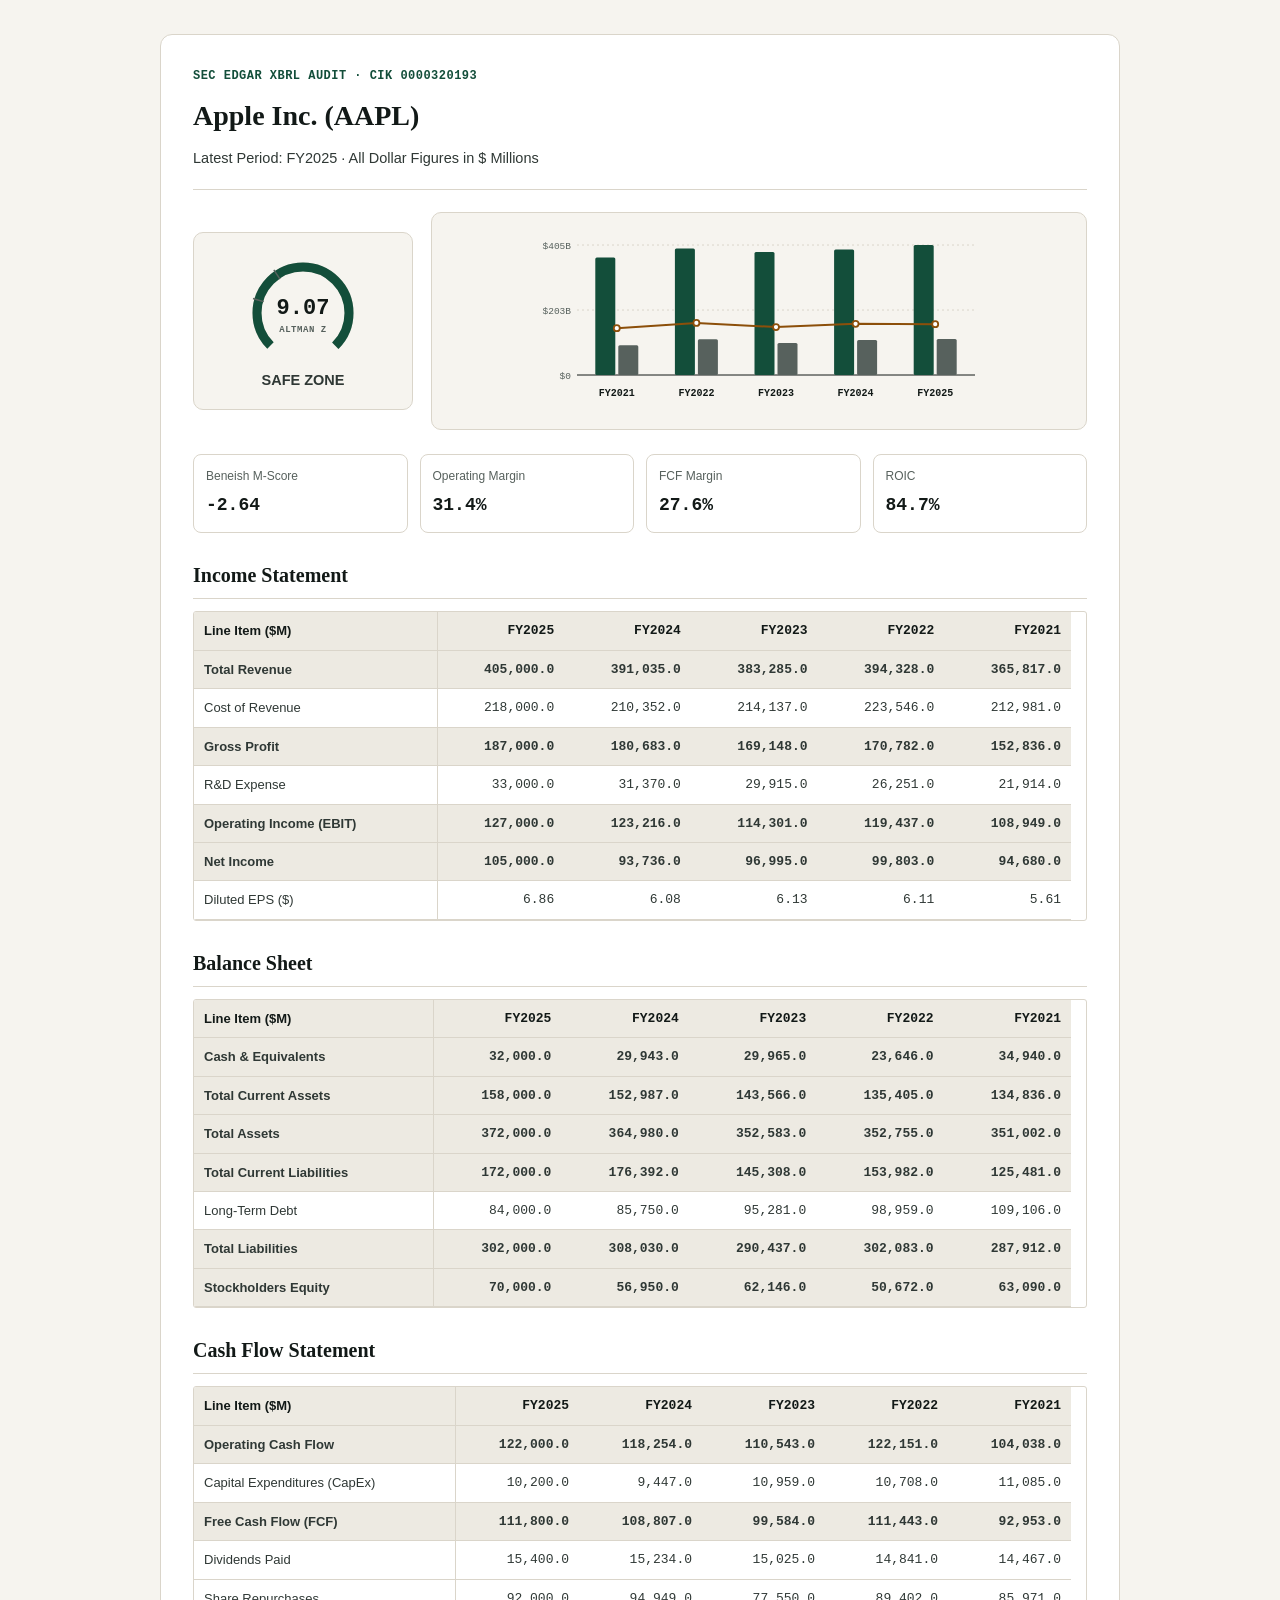
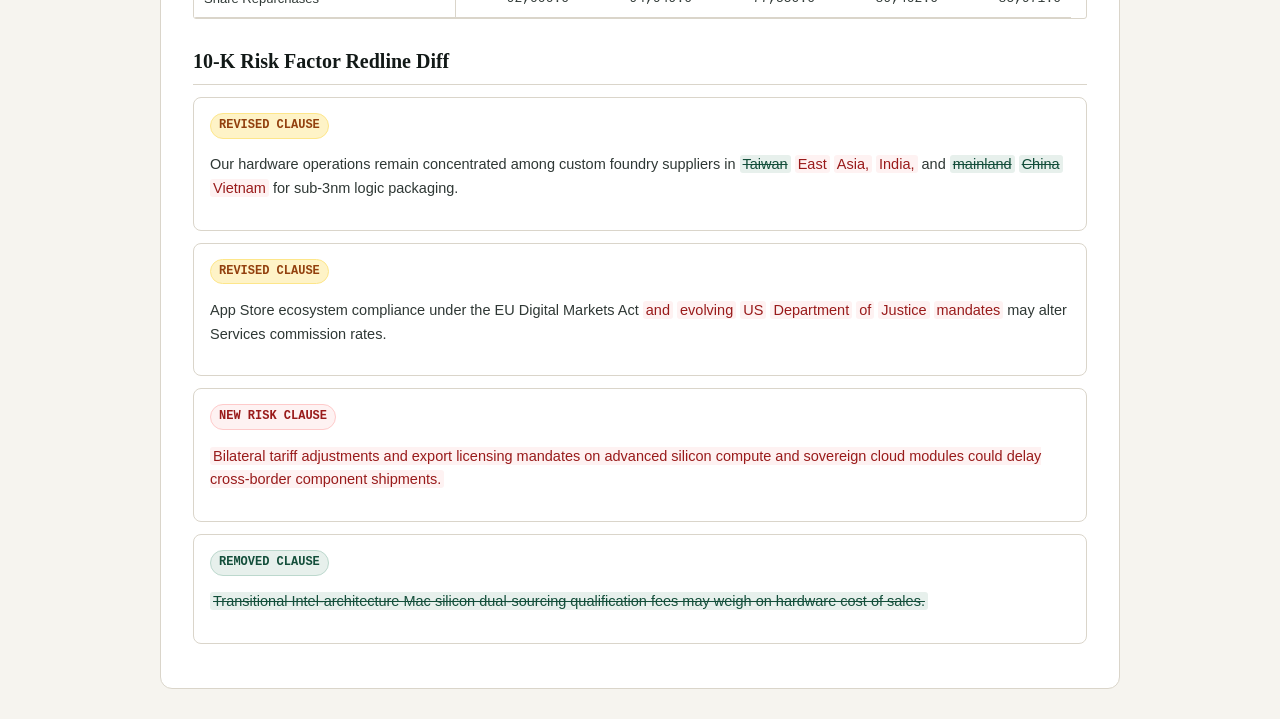
<file: showcase/aapl-10k-research-brief.html>
<!DOCTYPE html>
<html lang="en">
<head>
<meta charset="utf-8" />
<meta name="viewport" content="width=device-width,initial-scale=1" />
<title>Apple Inc. (AAPL) — SEC EDGAR FilingCraft Research Brief</title>
<style>
:root{--fc-bg:#f6f4ef;--fc-surface:#ffffff;--fc-surface-2:#edeae2;--fc-ink:#121917;--fc-body:#2f3835;--fc-muted:#57615d;--fc-border:#dad5ca;--fc-accent:#134e3a;--fc-font-sans:-apple-system,BlinkMacSystemFont,"Segoe UI",Inter,sans-serif;--fc-font-serif:Georgia,"Times New Roman",serif;--fc-font-mono:ui-monospace,SFMono-Regular,Consolas,monospace;}*{box-sizing:border-box}body{margin:0;background:var(--fc-bg);color:var(--fc-body);font-family:var(--fc-font-sans);font-size:14.5px;line-height:1.65;padding:34px 20px}.wrap{max-width:960px;margin:0 auto;background:var(--fc-surface);border:1px solid var(--fc-border);border-radius:12px;padding:32px}.head{border-bottom:1px solid var(--fc-border);padding-bottom:18px;margin-bottom:22px}.kicker{font-family:var(--fc-font-mono);font-size:12px;font-weight:700;color:var(--fc-accent);letter-spacing:.04em}h1{font-family:var(--fc-font-serif);font-size:28px;color:var(--fc-ink);margin:6px 0 8px}h2{font-family:var(--fc-font-serif);font-size:20px;color:var(--fc-ink);margin:26px 0 12px;border-bottom:1px solid var(--fc-border);padding-bottom:6px}.hero-grid{display:grid;grid-template-columns:220px minmax(0,1fr);gap:18px;align-items:center;margin-bottom:24px}@media(max-width:720px){.hero-grid{grid-template-columns:1fr}}.score-box,.chart-box{border:1px solid var(--fc-border);border-radius:10px;padding:16px;background:var(--fc-bg);text-align:center}.kv-grid{display:grid;grid-template-columns:repeat(4,minmax(0,1fr));gap:12px;margin-bottom:22px}@media(max-width:720px){.kv-grid{grid-template-columns:repeat(2,minmax(0,1fr))}}.kv{border:1px solid var(--fc-border);border-radius:8px;padding:12px;background:var(--fc-surface)}.kv .k{font-size:12px;color:var(--fc-muted)}.kv .v{font-family:var(--fc-font-mono);font-size:18px;font-weight:700;color:var(--fc-ink);margin-top:4px}.fc-table-wrap{overflow-x:auto;scrollbar-gutter:stable;border:1px solid var(--fc-border);border-radius:3px;padding:0;margin-bottom:20px}table{width:100%;border-collapse:separate;border-spacing:0;font-size:13px;font-variant-numeric:tabular-nums}th,td{padding:8px 10px;border-bottom:1px solid var(--fc-border);text-align:left;background:var(--fc-surface)}.num{text-align:right;font-family:var(--fc-font-mono);white-space:nowrap}th:first-child,td:first-child{position:sticky;left:0;z-index:1;min-width:170px;border-right:1px solid var(--fc-border)}th{background:var(--fc-surface-2);color:var(--fc-ink);font-weight:700}.is-total td,.is-total td:first-child{font-weight:700;background:var(--fc-surface-2)}.fc-diff-card{border:1px solid var(--fc-border);border-radius:8px;padding:14px 16px;margin-bottom:12px;break-inside:avoid}.fc-chip{display:inline-block;padding:2px 8px;border-radius:999px;font-family:var(--fc-font-mono);font-size:12px;font-weight:700}.fc-chip-risk{background:#fef2f2;color:#991b1b;border:1px solid #fecaca}.fc-chip-good{background:#e7f0ec;color:#134e3a;border:1px solid #bcd8cd}.fc-chip-warn{background:#fef3c7;color:#92400e;border:1px solid #fde68a}ins{background:#fef2f2;color:#991b1b;text-decoration:none;padding:1px 3px;border-radius:3px}del{background:#e7f0ec;color:#134e3a;padding:1px 3px;border-radius:3px}.fc-watermark{margin-top:24px;text-align:center;font-size:12px;color:var(--fc-muted)}@media print{body{background:#fff;padding:0}.wrap{border:none;padding:0}}
</style>
</head>
<body>
<main class="wrap">
<header class="head"><div class="kicker">SEC EDGAR XBRL AUDIT · CIK 0000320193</div><h1>Apple Inc. (AAPL)</h1><div>Latest Period: FY2025 · All Dollar Figures in $ Millions</div></header>
<section class="hero-grid"><div class="score-box"><svg class="fc-gauge-svg" viewBox="0 0 130 112" width="130" height="112" role="img" aria-label="Altman Z-Score 9.07"><title>Altman Z-Score Gauge: 9.07 (SAFE)</title><circle cx="65" cy="64" r="46" fill="none" stroke="var(--fc-border)" stroke-width="9" stroke-linecap="butt" stroke-dasharray="216.8 289.0" transform="rotate(135 65 64)"/><circle cx="65" cy="64" r="46" fill="none" stroke="var(--fc-accent)" stroke-width="9" stroke-linecap="butt" stroke-dasharray="216.8 289.0" transform="rotate(135 65 64)"/><line x1="65" y1="12" x2="65" y2="23" stroke="var(--fc-muted)" stroke-width="1.5" transform="rotate(286.1 65 64)"/><line x1="65" y1="12" x2="65" y2="23" stroke="var(--fc-muted)" stroke-width="1.5" transform="rotate(325.9 65 64)"/><text x="65" y="65" text-anchor="middle" font-family="var(--fc-font-mono)" font-size="22" font-weight="700" fill="var(--fc-ink)">9.07</text><text x="65" y="83" text-anchor="middle" font-family="var(--fc-font-mono)" font-size="9" font-weight="700" letter-spacing="0.06em" fill="var(--fc-muted)">ALTMAN Z</text></svg><div><strong>SAFE ZONE</strong></div></div><div class="chart-box"><svg class="fc-trend-svg" viewBox="0 0 460 176" width="100%" height="176" role="img" aria-label="Interactive Historical Revenue and Free Cash Flow Chart"><title>Interactive Historical Revenue, Free Cash Flow &amp; Margin Trend</title><line x1="48" y1="16" x2="446" y2="16" stroke="var(--fc-border)" stroke-dasharray="2 3" stroke-width="1"/><text x="42" y="20" text-anchor="end" font-family="var(--fc-font-mono)" font-size="9.5" fill="var(--fc-muted)">$405B</text><line x1="48" y1="81.0" x2="446" y2="81.0" stroke="var(--fc-border)" stroke-dasharray="2 3" stroke-width="1"/><text x="42" y="85.0" text-anchor="end" font-family="var(--fc-font-mono)" font-size="9.5" fill="var(--fc-muted)">$203B</text><line x1="48" y1="146" x2="446" y2="146" stroke="var(--fc-ink)" stroke-width="1"/><text x="42" y="150" text-anchor="end" font-family="var(--fc-font-mono)" font-size="9.5" fill="var(--fc-muted)">$0</text><rect class="fc-bar-rev" x="66.3" y="28.6" width="20.0" height="117.4" rx="1.5" fill="var(--fc-accent)"/><rect class="fc-bar-fcf" x="89.3" y="116.2" width="20.0" height="29.8" rx="1.5" fill="var(--fc-muted)"/><text x="87.8" y="167" text-anchor="middle" font-family="var(--fc-font-mono)" font-size="10" font-weight="600" fill="var(--fc-ink)">FY2021</text><rect class="fc-bar-rev" x="145.9" y="19.4" width="20.0" height="126.6" rx="1.5" fill="var(--fc-accent)"/><rect class="fc-bar-fcf" x="168.9" y="110.2" width="20.0" height="35.8" rx="1.5" fill="var(--fc-muted)"/><text x="167.4" y="167" text-anchor="middle" font-family="var(--fc-font-mono)" font-size="10" font-weight="600" fill="var(--fc-ink)">FY2022</text><rect class="fc-bar-rev" x="225.5" y="23.0" width="20.0" height="123.0" rx="1.5" fill="var(--fc-accent)"/><rect class="fc-bar-fcf" x="248.5" y="114.0" width="20.0" height="32.0" rx="1.5" fill="var(--fc-muted)"/><text x="247.0" y="167" text-anchor="middle" font-family="var(--fc-font-mono)" font-size="10" font-weight="600" fill="var(--fc-ink)">FY2023</text><rect class="fc-bar-rev" x="305.1" y="20.5" width="20.0" height="125.5" rx="1.5" fill="var(--fc-accent)"/><rect class="fc-bar-fcf" x="328.1" y="111.1" width="20.0" height="34.9" rx="1.5" fill="var(--fc-muted)"/><text x="326.6" y="167" text-anchor="middle" font-family="var(--fc-font-mono)" font-size="10" font-weight="600" fill="var(--fc-ink)">FY2024</text><rect class="fc-bar-rev" x="384.7" y="16.0" width="20.0" height="130.0" rx="1.5" fill="var(--fc-accent)"/><rect class="fc-bar-fcf" x="407.7" y="110.1" width="20.0" height="35.9" rx="1.5" fill="var(--fc-muted)"/><text x="406.2" y="167" text-anchor="middle" font-family="var(--fc-font-mono)" font-size="10" font-weight="600" fill="var(--fc-ink)">FY2025</text><polyline fill="none" stroke="var(--fc-brass, #8c4f0a)" stroke-width="2" stroke-linecap="round" stroke-linejoin="round" points="87.8,99.2 167.4,93.9 247.0,98.1 326.6,94.8 406.2,95.2"/><line class="fc-chart-crosshair" x1="0" y1="16" x2="0" y2="146" stroke="var(--fc-ink)" stroke-width="1" stroke-dasharray="2 2" opacity="0"/><circle cx="87.8" cy="99.2" r="3" fill="var(--fc-surface)" stroke="var(--fc-brass, #8c4f0a)" stroke-width="1.8"/><rect class="fc-chart-hit" data-series-idx="0" data-cx="87.8" x="48.0" y="16" width="79.6" height="152" fill="transparent" tabindex="0" role="button" aria-label="FY2021: Rev $366B, FCF $93B"/><circle cx="167.4" cy="93.9" r="3" fill="var(--fc-surface)" stroke="var(--fc-brass, #8c4f0a)" stroke-width="1.8"/><rect class="fc-chart-hit" data-series-idx="1" data-cx="167.4" x="127.6" y="16" width="79.6" height="152" fill="transparent" tabindex="0" role="button" aria-label="FY2022: Rev $394B, FCF $111B"/><circle cx="247.0" cy="98.1" r="3" fill="var(--fc-surface)" stroke="var(--fc-brass, #8c4f0a)" stroke-width="1.8"/><rect class="fc-chart-hit" data-series-idx="2" data-cx="247.0" x="207.2" y="16" width="79.6" height="152" fill="transparent" tabindex="0" role="button" aria-label="FY2023: Rev $383B, FCF $100B"/><circle cx="326.6" cy="94.8" r="3" fill="var(--fc-surface)" stroke="var(--fc-brass, #8c4f0a)" stroke-width="1.8"/><rect class="fc-chart-hit" data-series-idx="3" data-cx="326.6" x="286.8" y="16" width="79.6" height="152" fill="transparent" tabindex="0" role="button" aria-label="FY2024: Rev $391B, FCF $109B"/><circle cx="406.2" cy="95.2" r="3" fill="var(--fc-surface)" stroke="var(--fc-brass, #8c4f0a)" stroke-width="1.8"/><rect class="fc-chart-hit" data-series-idx="4" data-cx="406.2" x="366.4" y="16" width="79.6" height="152" fill="transparent" tabindex="0" role="button" aria-label="FY2025: Rev $405B, FCF $112B"/></svg></div></section>
<section class="kv-grid"><div class="kv"><div class="k">Beneish M-Score</div><div class="v">-2.64</div></div><div class="kv"><div class="k">Operating Margin</div><div class="v">31.4%</div></div><div class="kv"><div class="k">FCF Margin</div><div class="v">27.6%</div></div><div class="kv"><div class="k">ROIC</div><div class="v">84.7%</div></div></section>
<h2>Income Statement</h2><div class="fc-table-wrap"><table><thead><tr><th>Line Item ($M)</th><th class="num">FY2025</th><th class="num">FY2024</th><th class="num">FY2023</th><th class="num">FY2022</th><th class="num">FY2021</th></tr></thead><tbody><tr class="is-total"><td>Total Revenue</td><td class="num">405,000.0</td><td class="num">391,035.0</td><td class="num">383,285.0</td><td class="num">394,328.0</td><td class="num">365,817.0</td></tr><tr><td>Cost of Revenue</td><td class="num">218,000.0</td><td class="num">210,352.0</td><td class="num">214,137.0</td><td class="num">223,546.0</td><td class="num">212,981.0</td></tr><tr class="is-total"><td>Gross Profit</td><td class="num">187,000.0</td><td class="num">180,683.0</td><td class="num">169,148.0</td><td class="num">170,782.0</td><td class="num">152,836.0</td></tr><tr><td>R&amp;D Expense</td><td class="num">33,000.0</td><td class="num">31,370.0</td><td class="num">29,915.0</td><td class="num">26,251.0</td><td class="num">21,914.0</td></tr><tr class="is-total"><td>Operating Income (EBIT)</td><td class="num">127,000.0</td><td class="num">123,216.0</td><td class="num">114,301.0</td><td class="num">119,437.0</td><td class="num">108,949.0</td></tr><tr class="is-total"><td>Net Income</td><td class="num">105,000.0</td><td class="num">93,736.0</td><td class="num">96,995.0</td><td class="num">99,803.0</td><td class="num">94,680.0</td></tr><tr><td>Diluted EPS ($)</td><td class="num">6.86</td><td class="num">6.08</td><td class="num">6.13</td><td class="num">6.11</td><td class="num">5.61</td></tr></tbody></table></div><h2>Balance Sheet</h2><div class="fc-table-wrap"><table><thead><tr><th>Line Item ($M)</th><th class="num">FY2025</th><th class="num">FY2024</th><th class="num">FY2023</th><th class="num">FY2022</th><th class="num">FY2021</th></tr></thead><tbody><tr class="is-total"><td>Cash &amp; Equivalents</td><td class="num">32,000.0</td><td class="num">29,943.0</td><td class="num">29,965.0</td><td class="num">23,646.0</td><td class="num">34,940.0</td></tr><tr class="is-total"><td>Total Current Assets</td><td class="num">158,000.0</td><td class="num">152,987.0</td><td class="num">143,566.0</td><td class="num">135,405.0</td><td class="num">134,836.0</td></tr><tr class="is-total"><td>Total Assets</td><td class="num">372,000.0</td><td class="num">364,980.0</td><td class="num">352,583.0</td><td class="num">352,755.0</td><td class="num">351,002.0</td></tr><tr class="is-total"><td>Total Current Liabilities</td><td class="num">172,000.0</td><td class="num">176,392.0</td><td class="num">145,308.0</td><td class="num">153,982.0</td><td class="num">125,481.0</td></tr><tr><td>Long-Term Debt</td><td class="num">84,000.0</td><td class="num">85,750.0</td><td class="num">95,281.0</td><td class="num">98,959.0</td><td class="num">109,106.0</td></tr><tr class="is-total"><td>Total Liabilities</td><td class="num">302,000.0</td><td class="num">308,030.0</td><td class="num">290,437.0</td><td class="num">302,083.0</td><td class="num">287,912.0</td></tr><tr class="is-total"><td>Stockholders Equity</td><td class="num">70,000.0</td><td class="num">56,950.0</td><td class="num">62,146.0</td><td class="num">50,672.0</td><td class="num">63,090.0</td></tr></tbody></table></div><h2>Cash Flow Statement</h2><div class="fc-table-wrap"><table><thead><tr><th>Line Item ($M)</th><th class="num">FY2025</th><th class="num">FY2024</th><th class="num">FY2023</th><th class="num">FY2022</th><th class="num">FY2021</th></tr></thead><tbody><tr class="is-total"><td>Operating Cash Flow</td><td class="num">122,000.0</td><td class="num">118,254.0</td><td class="num">110,543.0</td><td class="num">122,151.0</td><td class="num">104,038.0</td></tr><tr><td>Capital Expenditures (CapEx)</td><td class="num">10,200.0</td><td class="num">9,447.0</td><td class="num">10,959.0</td><td class="num">10,708.0</td><td class="num">11,085.0</td></tr><tr class="is-total"><td>Free Cash Flow (FCF)</td><td class="num">111,800.0</td><td class="num">108,807.0</td><td class="num">99,584.0</td><td class="num">111,443.0</td><td class="num">92,953.0</td></tr><tr><td>Dividends Paid</td><td class="num">15,400.0</td><td class="num">15,234.0</td><td class="num">15,025.0</td><td class="num">14,841.0</td><td class="num">14,467.0</td></tr><tr><td>Share Repurchases</td><td class="num">92,000.0</td><td class="num">94,949.0</td><td class="num">77,550.0</td><td class="num">89,402.0</td><td class="num">85,971.0</td></tr></tbody></table></div><h2>10-K Risk Factor Redline Diff</h2><article class="fc-diff-card"><div class="fc-diff-head"><span class="fc-chip fc-chip-warn">REVISED CLAUSE</span></div><p class="fc-diff-body">Our hardware operations remain concentrated among custom foundry suppliers in <del>Taiwan</del> <ins>East</ins> <ins>Asia,</ins> <ins>India,</ins> and <del>mainland</del> <del>China</del> <ins>Vietnam</ins> for sub-3nm logic packaging. </p></article><article class="fc-diff-card"><div class="fc-diff-head"><span class="fc-chip fc-chip-warn">REVISED CLAUSE</span></div><p class="fc-diff-body">App Store ecosystem compliance under the EU Digital Markets Act <ins>and</ins> <ins>evolving</ins> <ins>US</ins> <ins>Department</ins> <ins>of</ins> <ins>Justice</ins> <ins>mandates</ins> may alter Services commission rates. </p></article><article class="fc-diff-card"><div class="fc-diff-head"><span class="fc-chip fc-chip-risk">NEW RISK CLAUSE</span></div><p class="fc-diff-body"><ins>Bilateral tariff adjustments and export licensing mandates on advanced silicon compute and sovereign cloud modules could delay cross-border component shipments.</ins> </p></article><article class="fc-diff-card"><div class="fc-diff-head"><span class="fc-chip fc-chip-good">REMOVED CLAUSE</span></div><p class="fc-diff-body"><del>Transitional Intel-architecture Mac silicon dual-sourcing qualification fees may weigh on hardware cost of sales.</del> </p></article>
</main>
</body>
</html>
</file>
<file: assets/style.css>
/**
 * Archival Folio Landing & Documentation Stylesheet for FilingCraft Studio Pro.
 * Matches extension design tokens: cotton bond #f3efe6, ledger ivory #fbf9f4,
 * British racing pine #0e4736, editorial serif display typography, 3px corners.
 */
:root {
  --bg: #edf1ef;
  --surface: #ffffff;
  --surface-2: #e3e9e6;
  --ink: #111815;
  --body: #252f2b;
  --muted: #4b5752;
  --border: #c5d0ca;
  --accent: #0e4736;
  --accent-hover: #093326;
  --accent-soft: #dfece6;
  --risk-fg: #961a1a;
  --risk-bg: #fdf1f1;
  --risk-bd: #efc4c4;
  --blue-in: #1d4ed8;
  --blue-bg: #fef3c7;
  --font-sans: -apple-system, BlinkMacSystemFont, "Segoe UI", Inter, Roboto, "PingFang SC", "Microsoft YaHei", sans-serif;
  --font-serif: Georgia, "Iowan Old Style", "Times New Roman", "Songti SC", serif;
  --font-mono: ui-monospace, SFMono-Regular, Menlo, Monaco, Consolas, monospace;
}

* { box-sizing: border-box; }
[hidden] { display: none !important; }

html, body {
  margin: 0;
  padding: 0;
  max-width: 100%;
  overflow-x: hidden;
  scrollbar-gutter: stable;
  background-color: var(--bg);
  color: var(--body);
  font-family: var(--font-sans);
  font-size: 15.5px;
  line-height: 1.65;
  -webkit-font-smoothing: antialiased;
}

a { color: var(--accent); font-weight: 600; text-decoration: none; }
a:hover { text-decoration: underline; }
a:focus-visible, button:focus-visible, input:focus-visible { outline: 2px solid var(--accent); outline-offset: 2px; }

.nav {
  max-width: 1140px;
  margin: 0 auto;
  padding: 14px 20px;
  display: flex;
  align-items: center;
  justify-content: space-between;
  gap: 14px;
  flex-wrap: wrap;
  border-bottom: 2px solid var(--ink);
  background-color: var(--surface);
}

.brand {
  display: inline-flex;
  align-items: center;
  gap: 10px;
  color: var(--ink);
  font-family: var(--font-serif);
  font-size: 18px;
  font-weight: 700;
  text-decoration: none;
}

.mark {
  width: 28px;
  height: 28px;
  border-radius: 3px;
  background-color: var(--accent);
  color: #ffffff;
  display: inline-flex;
  align-items: center;
  justify-content: center;
  font-family: var(--font-serif);
  font-weight: 700;
  font-size: 16px;
}

.nav-links {
  display: flex;
  align-items: center;
  gap: 16px;
  flex-wrap: wrap;
  font-size: 13.5px;
}

.nav-links a { color: var(--ink); }

.site-lb { position: relative; display: inline-block; }
.site-lb-btn {
  height: 32px; padding: 0 10px; border-radius: 3px; border: 1px solid var(--border);
  background-color: var(--surface); color: var(--ink); font-size: 13px; font-weight: 600;
  display: inline-flex; align-items: center; gap: 6px; cursor: pointer;
}
.site-lb-btn:hover { background-color: var(--surface-2); }
.site-lb-menu {
  position: absolute; top: calc(100% + 4px); right: 0; min-width: 170px; margin: 0; padding: 4px;
  list-style: none; background-color: var(--surface); border: 1px solid var(--ink);
  border-radius: 3px; z-index: 40;
}
.site-lb-opt {
  padding: 6px 9px; font-size: 13px; color: var(--ink); border-radius: 2px; cursor: pointer;
}
.site-lb-opt:hover, .site-lb-opt:focus { outline: none; background-color: var(--surface-2); }
.site-lb-opt.is-sel { font-weight: 700; background-color: var(--accent-soft); color: var(--accent); }

.wrap {
  max-width: 1140px;
  margin: 0 auto;
  padding: 28px 20px 56px;
}

h1 {
  font-family: var(--font-serif);
  font-size: clamp(26px, 3.8vw, 40px);
  line-height: 1.14;
  color: var(--ink);
  margin: 0 0 12px;
}

h2 {
  font-family: var(--font-serif);
  font-size: 23px;
  line-height: 1.25;
  color: var(--ink);
  margin: 20px 0 10px;
}

.hero {
  background-color: var(--surface);
  border-top: 2px solid var(--ink);
  border-bottom: 1px solid var(--border);
  border-left: 1px solid var(--border);
  border-right: 1px solid var(--border);
  border-radius: 3px;
  padding: 28px 24px;
}

.hero h1 {
  font-family: var(--font-serif);
  font-size: clamp(28px, 4vw, 44px);
  line-height: 1.12;
  letter-spacing: -0.02em;
  color: var(--ink);
  margin: 0 0 14px;
}

.lead {
  font-size: 17px;
  color: var(--body);
  max-width: 72ch;
  margin: 0 0 20px;
}

.cta-row {
  display: flex;
  flex-wrap: wrap;
  gap: 10px;
  align-items: center;
}

.btn {
  display: inline-flex;
  align-items: center;
  justify-content: center;
  height: 40px;
  padding: 0 18px;
  border-radius: 3px;
  border: 1px solid var(--border);
  background-color: var(--surface);
  color: var(--ink);
  font-size: 14px;
  font-weight: 600;
  cursor: pointer;
  text-decoration: none;
}

.btn:hover { background-color: var(--surface-2); color: var(--ink); text-decoration: none; }
.btn-primary { background-color: var(--accent); border-color: var(--accent); color: #ffffff; }
.btn-primary:hover { background-color: var(--accent-hover); border-color: var(--accent-hover); color: #ffffff; }
.btn-ink { background-color: var(--ink); border-color: var(--ink); color: #ffffff; }
.btn-ink:hover { background-color: #242e2a; border-color: #242e2a; color: #ffffff; }
.btn-sm { height: 32px; padding: 0 12px; font-size: 13px; }

.section {
  margin-top: 36px;
}

.section h2 {
  font-family: var(--font-serif);
  font-size: 24px;
  color: var(--ink);
  margin: 0 0 14px;
  padding-bottom: 8px;
  border-bottom: 1px solid var(--border);
}

.grid-3 {
  display: grid;
  grid-template-columns: 1fr;
  gap: 14px;
}

@media (min-width: 780px) {
  .grid-3 { grid-template-columns: repeat(3, minmax(0, 1fr)); }
}

.grid-2 {
  display: grid;
  grid-template-columns: 1fr;
  gap: 16px;
}

@media (min-width: 820px) {
  .grid-2 { grid-template-columns: repeat(2, minmax(0, 1fr)); }
}

.card {
  background-color: var(--surface);
  border: 1px solid var(--border);
  border-radius: 3px;
  padding: 18px;
}

.card h3 {
  font-family: var(--font-serif);
  font-size: 18px;
  color: var(--ink);
  margin: 0 0 8px;
}

.mono {
  font-family: var(--font-mono);
  font-variant-numeric: tabular-nums;
}

.badge {
  display: inline-block;
  padding: 2px 8px;
  border-radius: 3px;
  border: 1px solid var(--border);
  background-color: var(--surface-2);
  color: var(--ink);
  font-family: var(--font-mono);
  font-size: 12px;
  font-weight: 700;
}

.badge-good { background-color: var(--accent-soft); border-color: var(--accent); color: var(--accent); }
.badge-risk { background-color: var(--risk-bg); border-color: var(--risk-bd); color: var(--risk-fg); }

/* Interactive Web Sandbox */
.sandbox-shell {
  background-color: var(--surface);
  border: 1px solid var(--ink);
  border-radius: 3px;
  overflow: hidden;
}

.sandbox-bar {
  display: flex;
  align-items: center;
  justify-content: space-between;
  gap: 10px;
  flex-wrap: wrap;
  padding: 10px 14px;
  background-color: var(--surface-2);
  border-bottom: 1px solid var(--border);
}

.seg-tabs {
  display: inline-flex;
  gap: 3px;
  padding: 3px;
  border: 1px solid var(--border);
  border-radius: 3px;
  background-color: var(--bg);
}

.seg-tab {
  height: 28px;
  padding: 0 11px;
  border: 1px solid transparent;
  border-radius: 2px;
  background: transparent;
  color: var(--muted);
  font-size: 12.5px;
  font-weight: 600;
  cursor: pointer;
}

.seg-tab.is-active {
  background-color: var(--surface);
  border-color: var(--ink);
  color: var(--ink);
}

.fx-bar {
  display: flex;
  align-items: center;
  gap: 10px;
  padding: 7px 14px;
  border-bottom: 1px solid var(--border);
  font-family: var(--font-mono);
  font-size: 12.5px;
  background-color: var(--bg);
}

.fx-ref {
  padding: 2px 7px;
  border: 1px solid var(--border);
  background-color: var(--surface);
  font-weight: 700;
}

.table-scroll {
  width: 100%;
  overflow-x: auto;
  scrollbar-gutter: stable;
}

.xl-table {
  width: 100%;
  border-collapse: separate;
  border-spacing: 0;
  font-size: 13px;
  font-variant-numeric: tabular-nums;
}

.xl-table th, .xl-table td {
  padding: 7px 10px;
  border-right: 1px solid var(--border);
  border-bottom: 1px solid var(--border);
  background-color: var(--surface);
}

.xl-table th {
  background-color: var(--accent);
  color: #ffffff;
  text-align: left;
}

.xl-table td:first-child, .xl-table th:first-child {
  position: sticky;
  left: 0;
  z-index: 1;
  min-width: 190px;
}

.xl-table td.num { text-align: right; font-family: var(--font-mono); white-space: nowrap; }
.xl-table td.is-in { background-color: var(--blue-bg); color: var(--blue-in); font-weight: 700; font-family: var(--font-mono); text-align: right; }
.xl-table td.is-fx { color: var(--accent); font-weight: 600; }

.price-input {
  width: 96px;
  height: 30px;
  padding: 0 8px;
  border: 1px solid var(--ink);
  border-radius: 3px;
  font-family: var(--font-mono);
  font-size: 13px;
  background-color: var(--surface);
  color: var(--ink);
}

.shot-grid {
  display: grid;
  grid-template-columns: 1fr;
  gap: 14px;
}

@media (min-width: 780px) {
  .shot-grid { grid-template-columns: repeat(2, minmax(0, 1fr)); }
}

.shot-card {
  border: 1px solid var(--border);
  border-radius: 3px;
  background-color: var(--surface);
  padding: 10px;
}

.shot-card img {
  width: 100%;
  height: auto;
  display: block;
  border: 1px solid var(--border);
}

.shot-trigger {
  display: block;
  width: 100%;
  padding: 0;
  border: none;
  background: transparent;
  cursor: zoom-in;
  transition: transform 140ms ease;
}

.shot-trigger:hover img {
  border-color: var(--accent);
}

.shot-trigger:active {
  transform: scale(0.99);
}

.lightbox-backdrop {
  position: fixed;
  inset: 0;
  background-color: rgba(17, 24, 21, 0.82);
  display: flex;
  align-items: center;
  justify-content: center;
  padding: 18px;
  z-index: 80;
}

.lightbox-dialog {
  width: 100%;
  max-width: 1120px;
  max-height: 94vh;
  background-color: var(--surface);
  border: 2px solid var(--ink);
  border-radius: 3px;
  padding: 14px;
  display: flex;
  flex-direction: column;
  gap: 10px;
}

.lightbox-head {
  display: flex;
  align-items: center;
  justify-content: space-between;
  gap: 10px;
  flex-wrap: wrap;
}

.lightbox-stage {
  display: flex;
  align-items: center;
  justify-content: center;
  overflow: auto;
  max-height: 76vh;
  border: 1px solid var(--border);
  background-color: var(--bg);
}

.lightbox-stage img {
  display: block;
  max-width: 100%;
  max-height: 74vh;
  width: auto;
  height: auto;
}

.lightbox-caption {
  margin: 0;
  font-size: 14px;
  color: var(--body);
}

@media (prefers-reduced-motion: reduce) {
  .shot-trigger { transition: none; }
}

.shot-card figcaption {
  font-size: 13px;
  color: var(--muted);
  margin-top: 8px;
}

.footer {
  max-width: 1140px;
  margin: 0 auto;
  padding: 18px 20px 36px;
  border-top: 1px solid var(--border);
  display: flex;
  align-items: center;
  justify-content: space-between;
  flex-wrap: wrap;
  gap: 10px;
  font-size: 13.5px;
  color: var(--muted);
}
</file>
